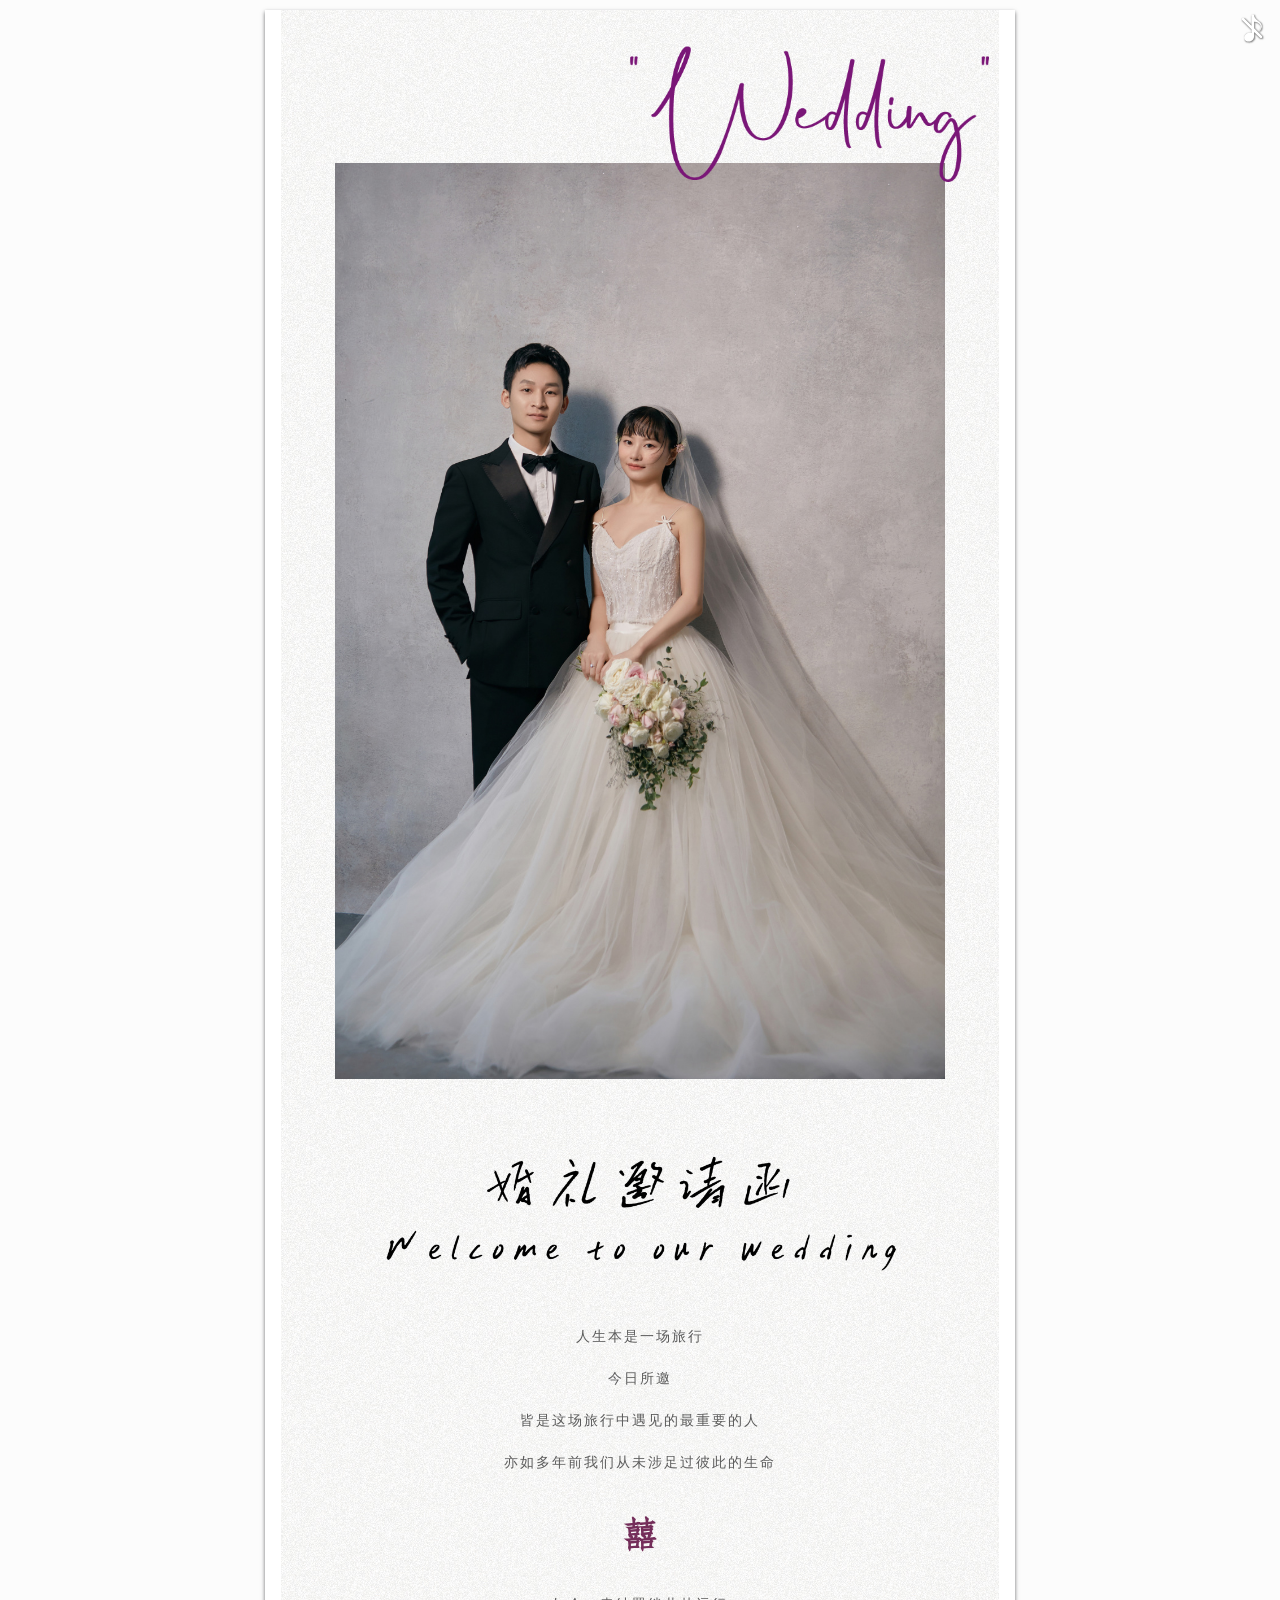
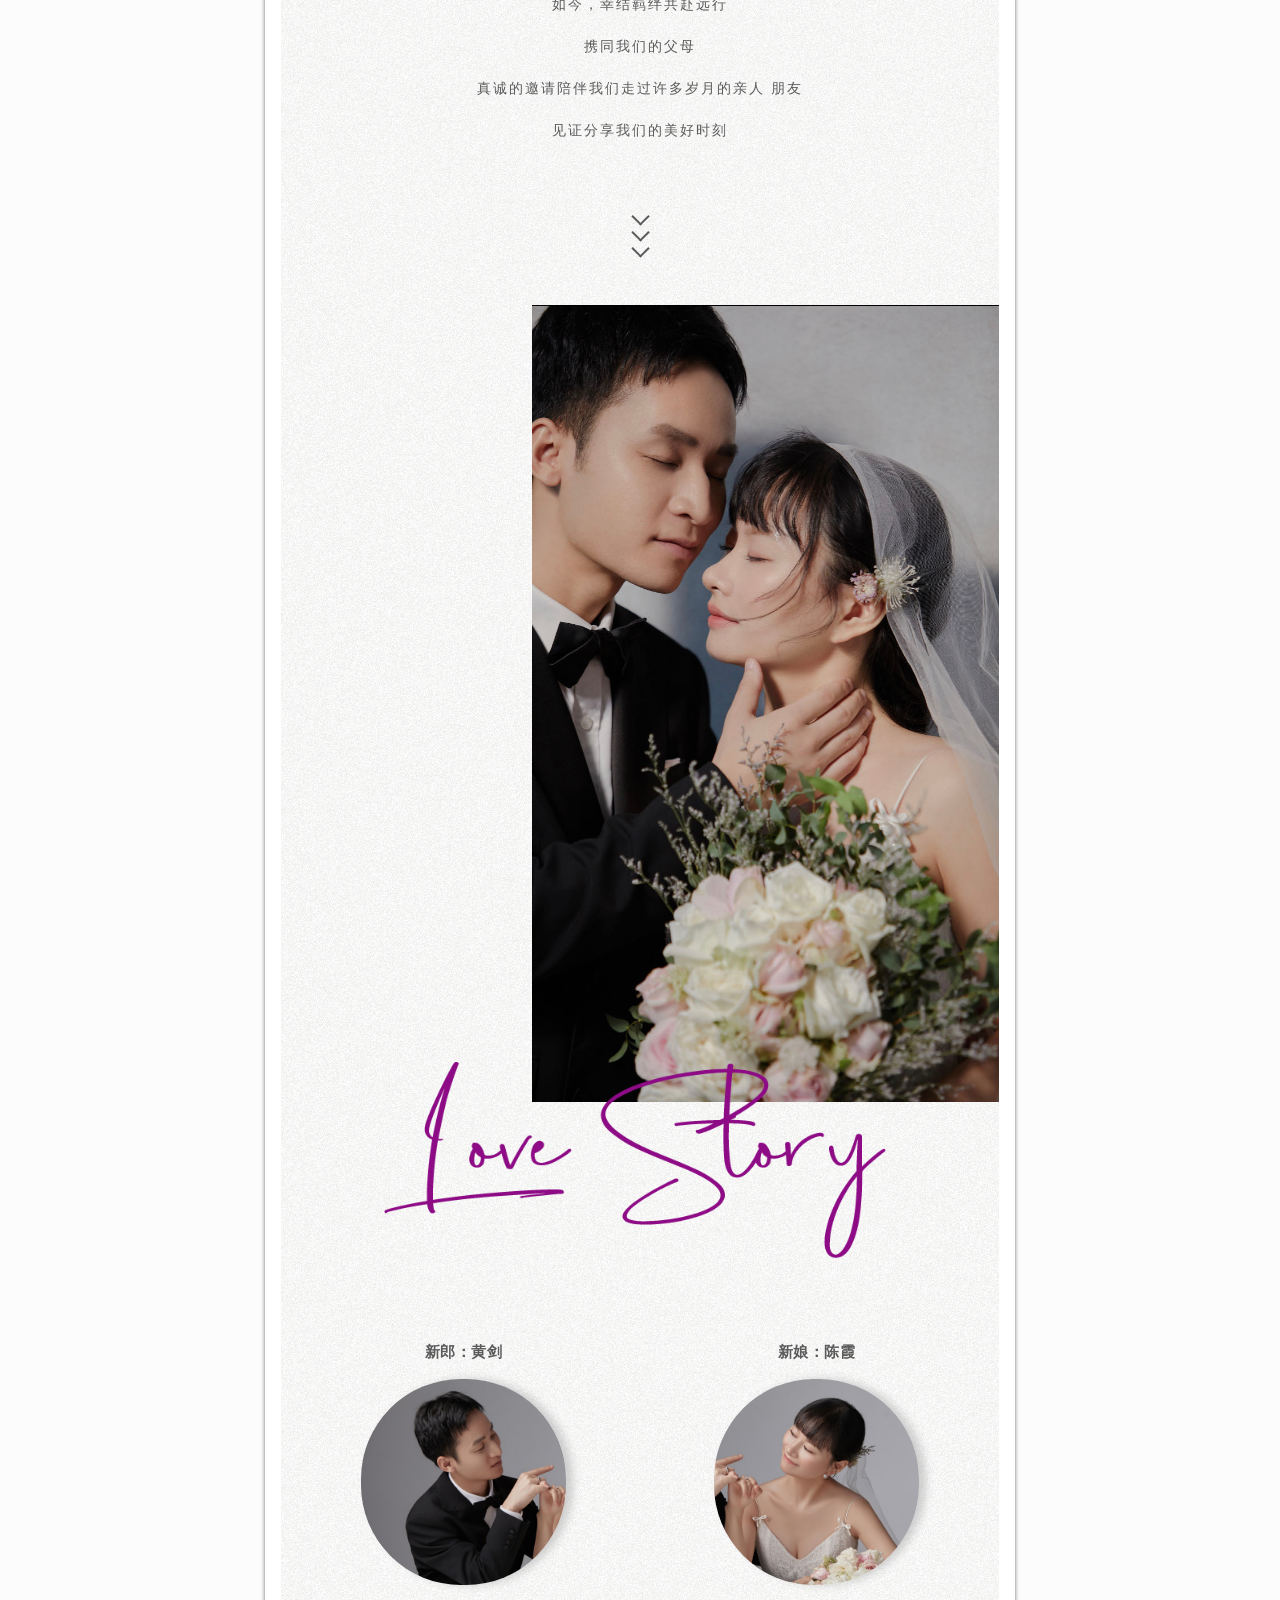
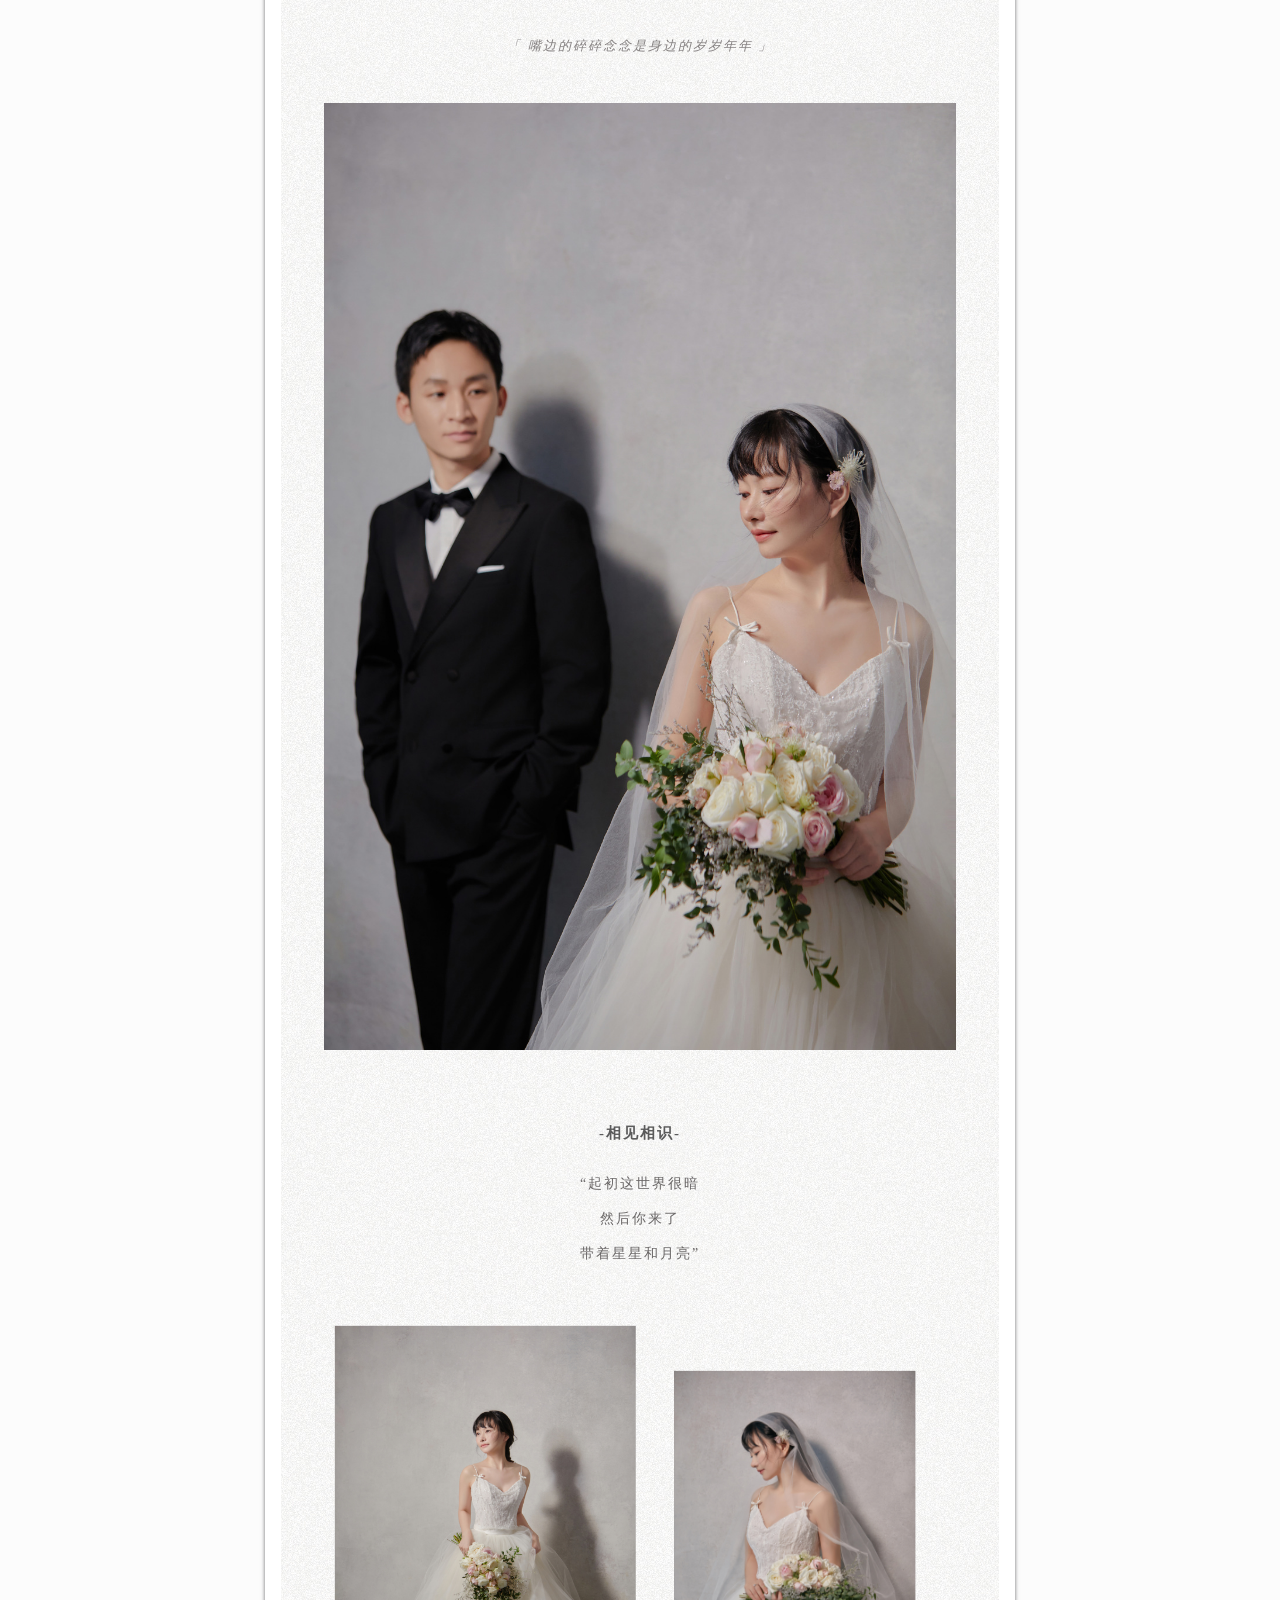
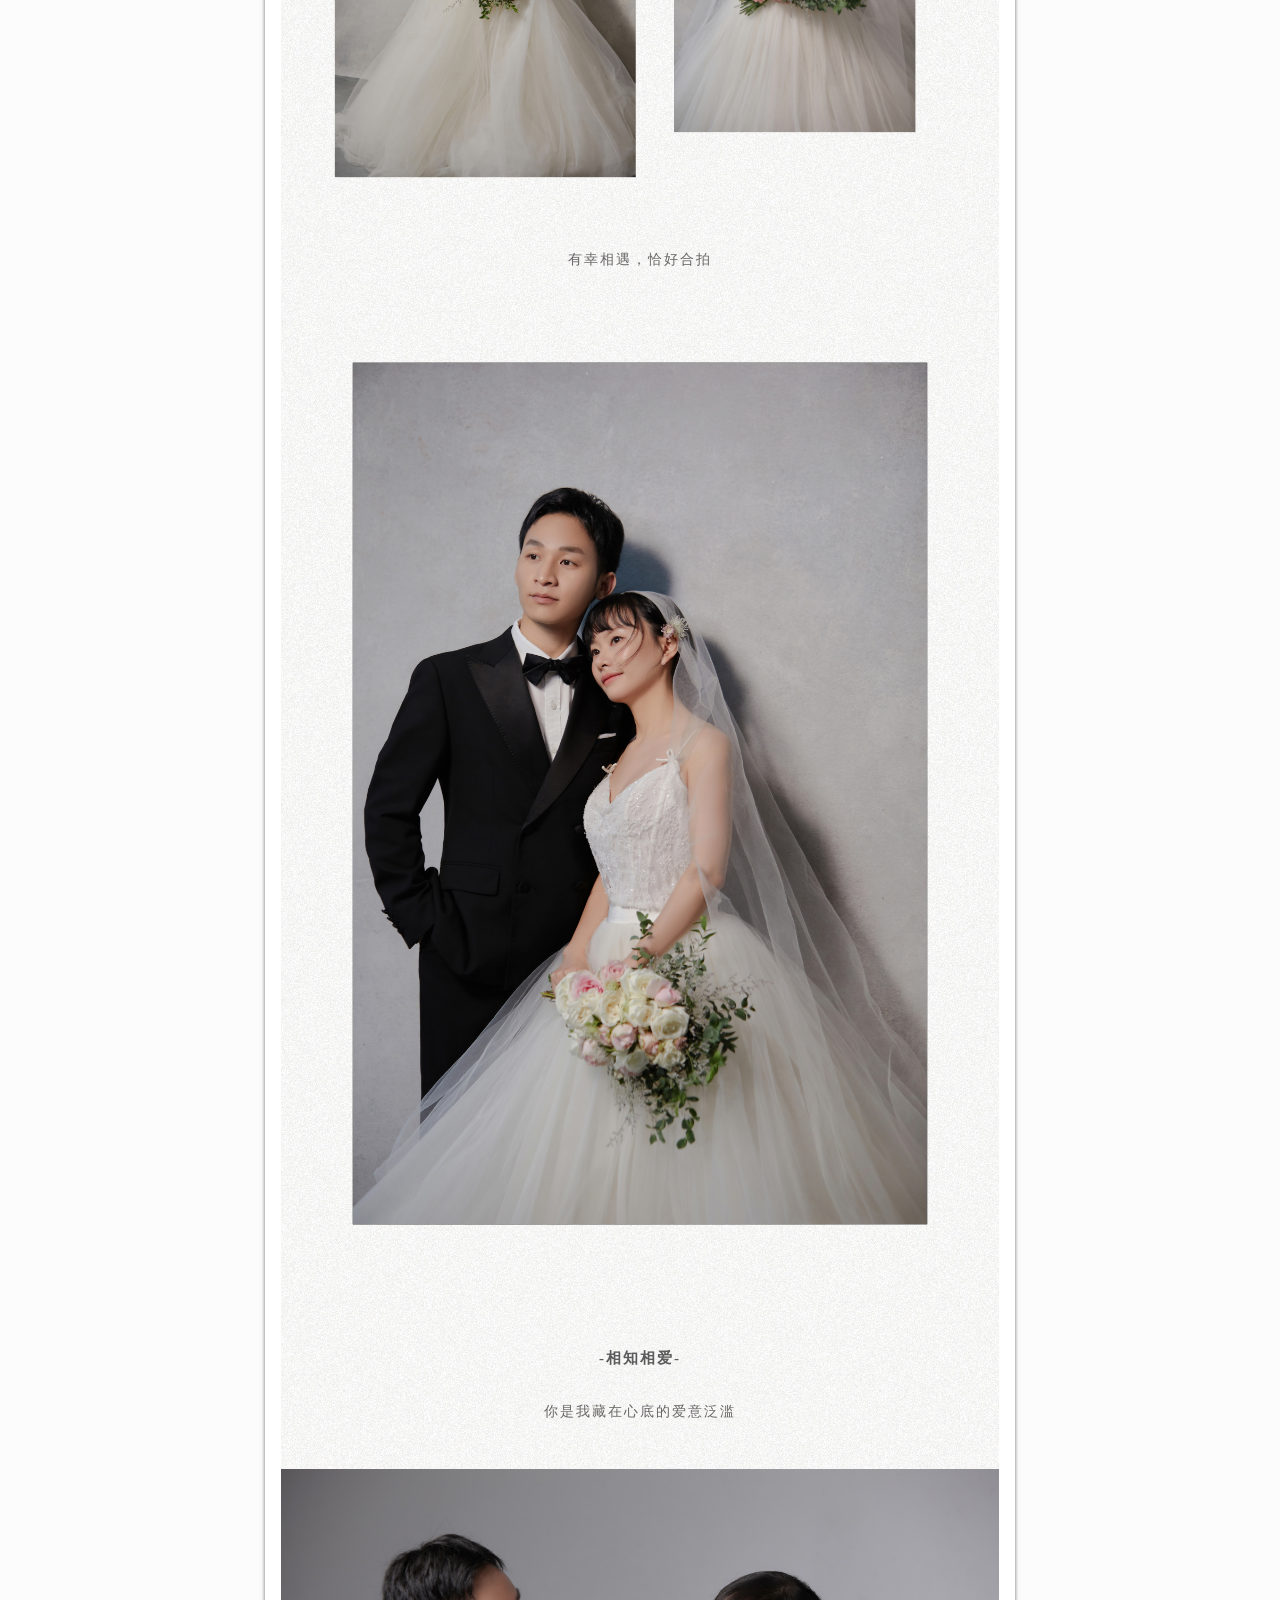
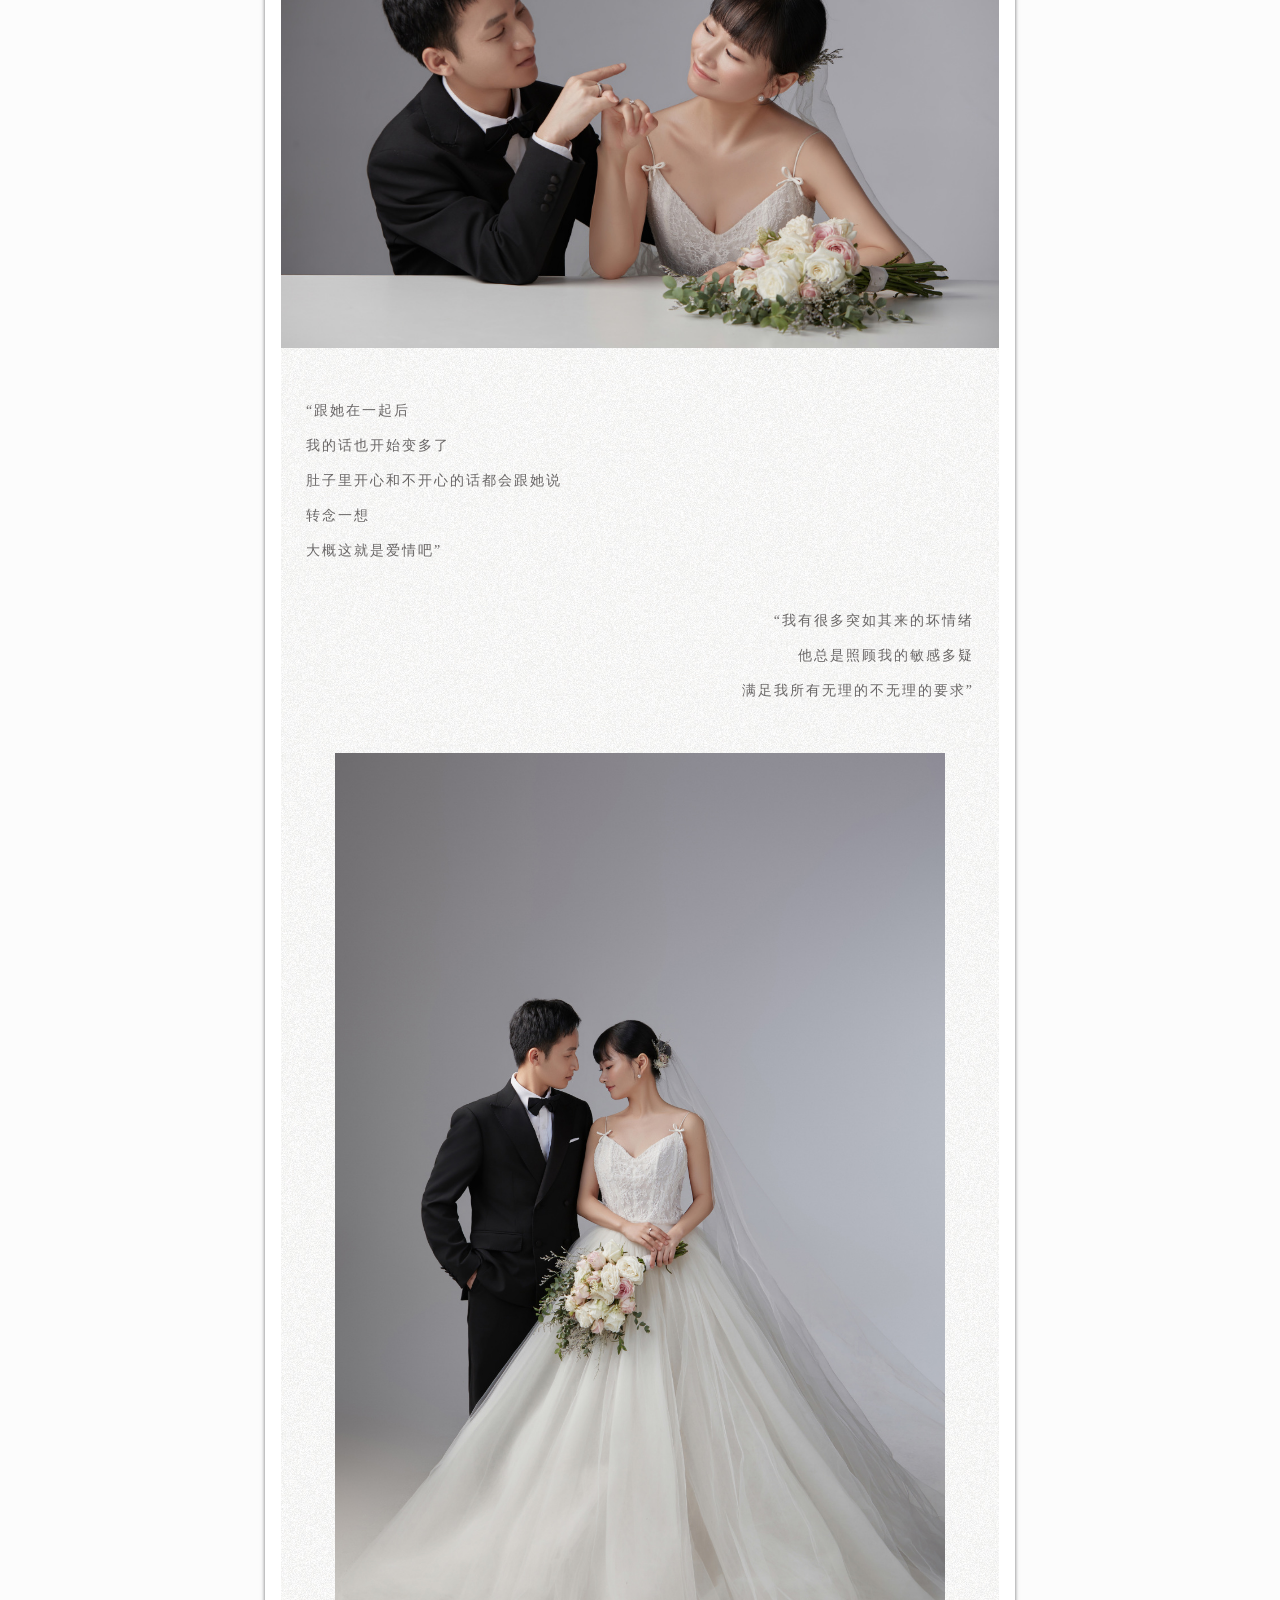
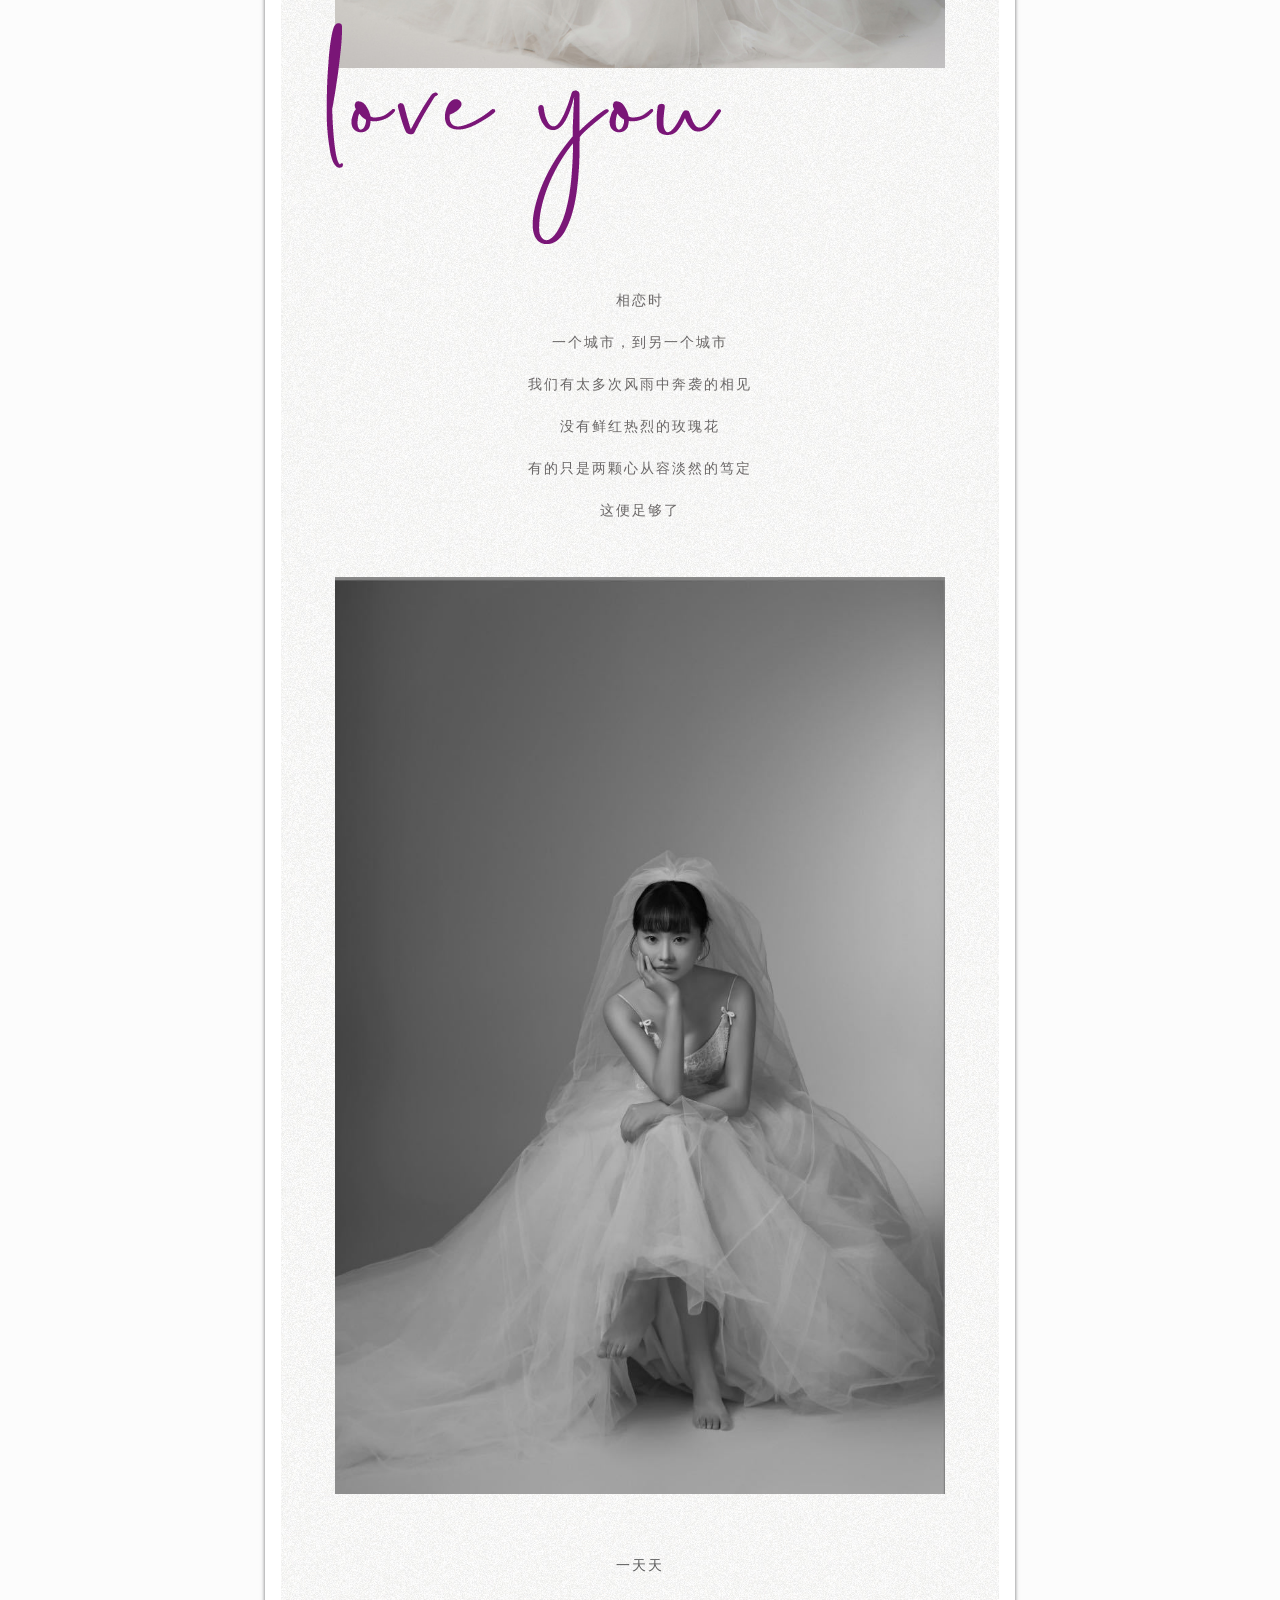
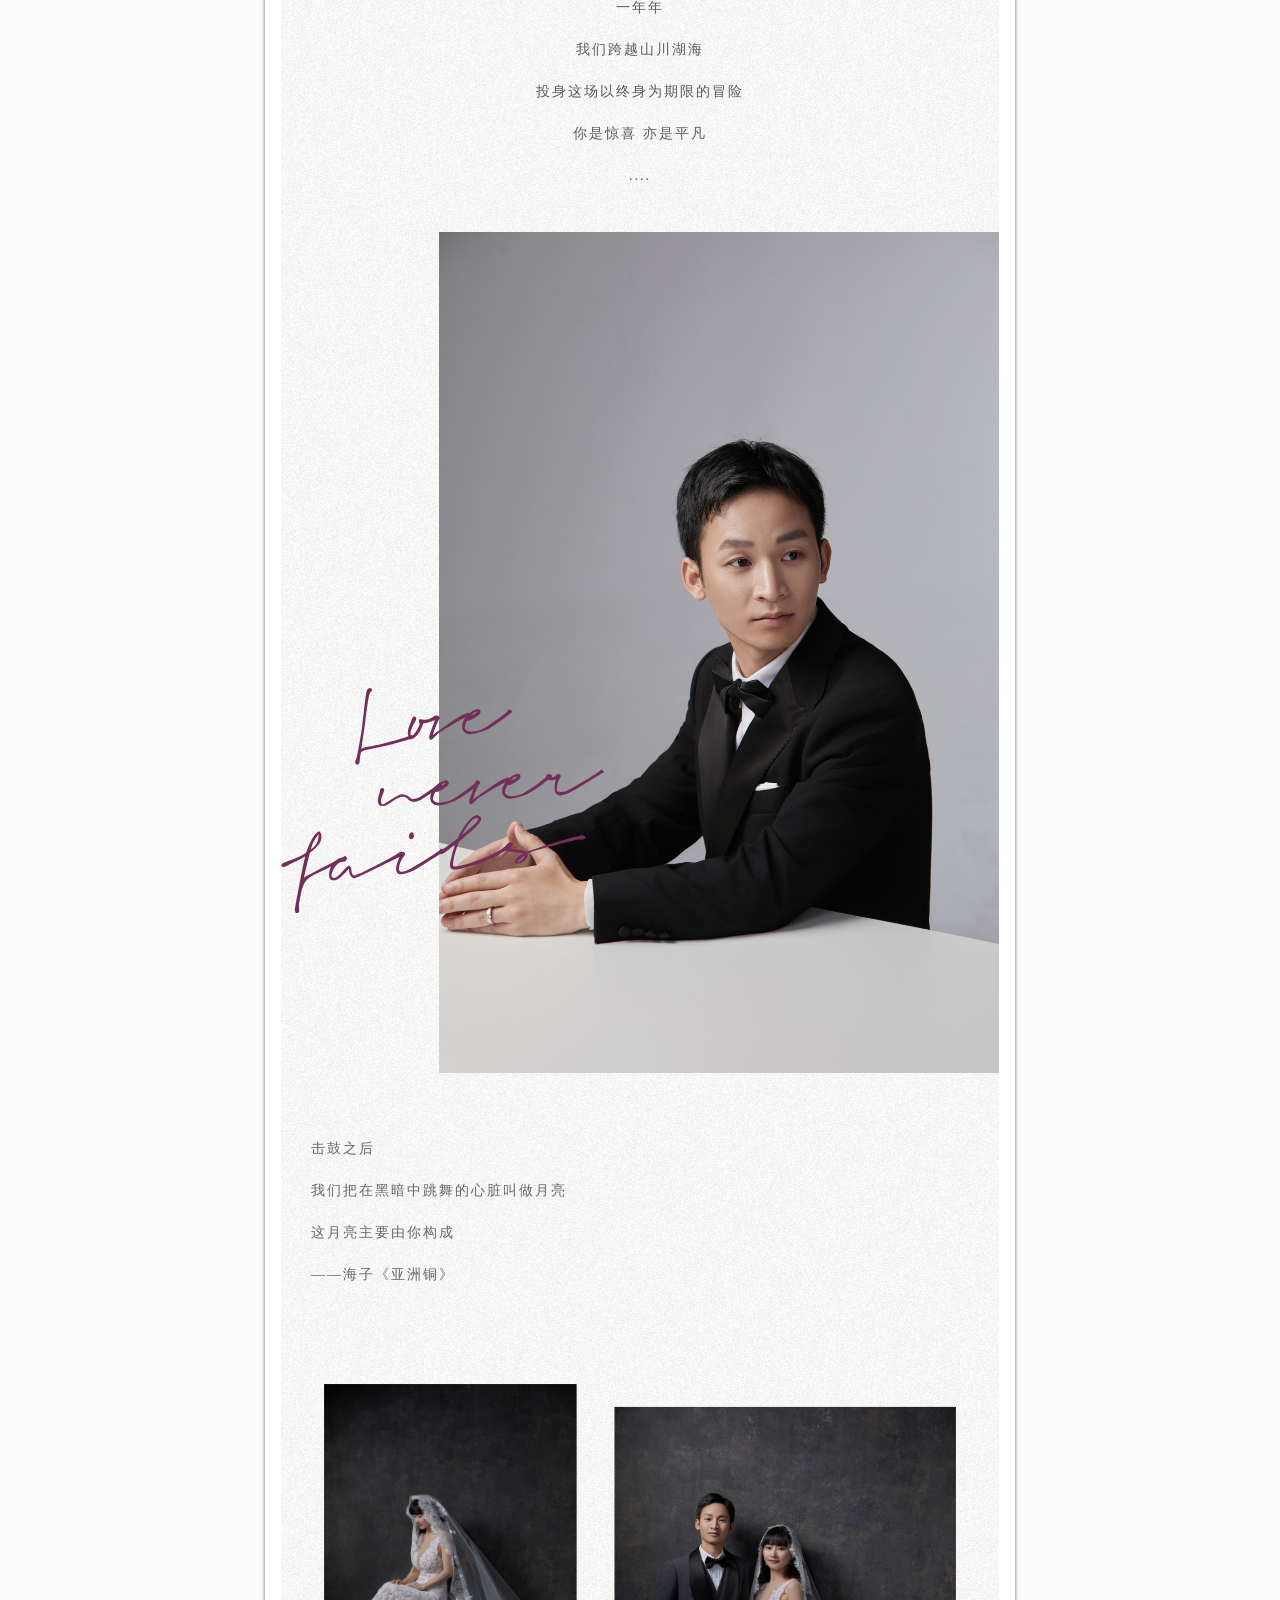
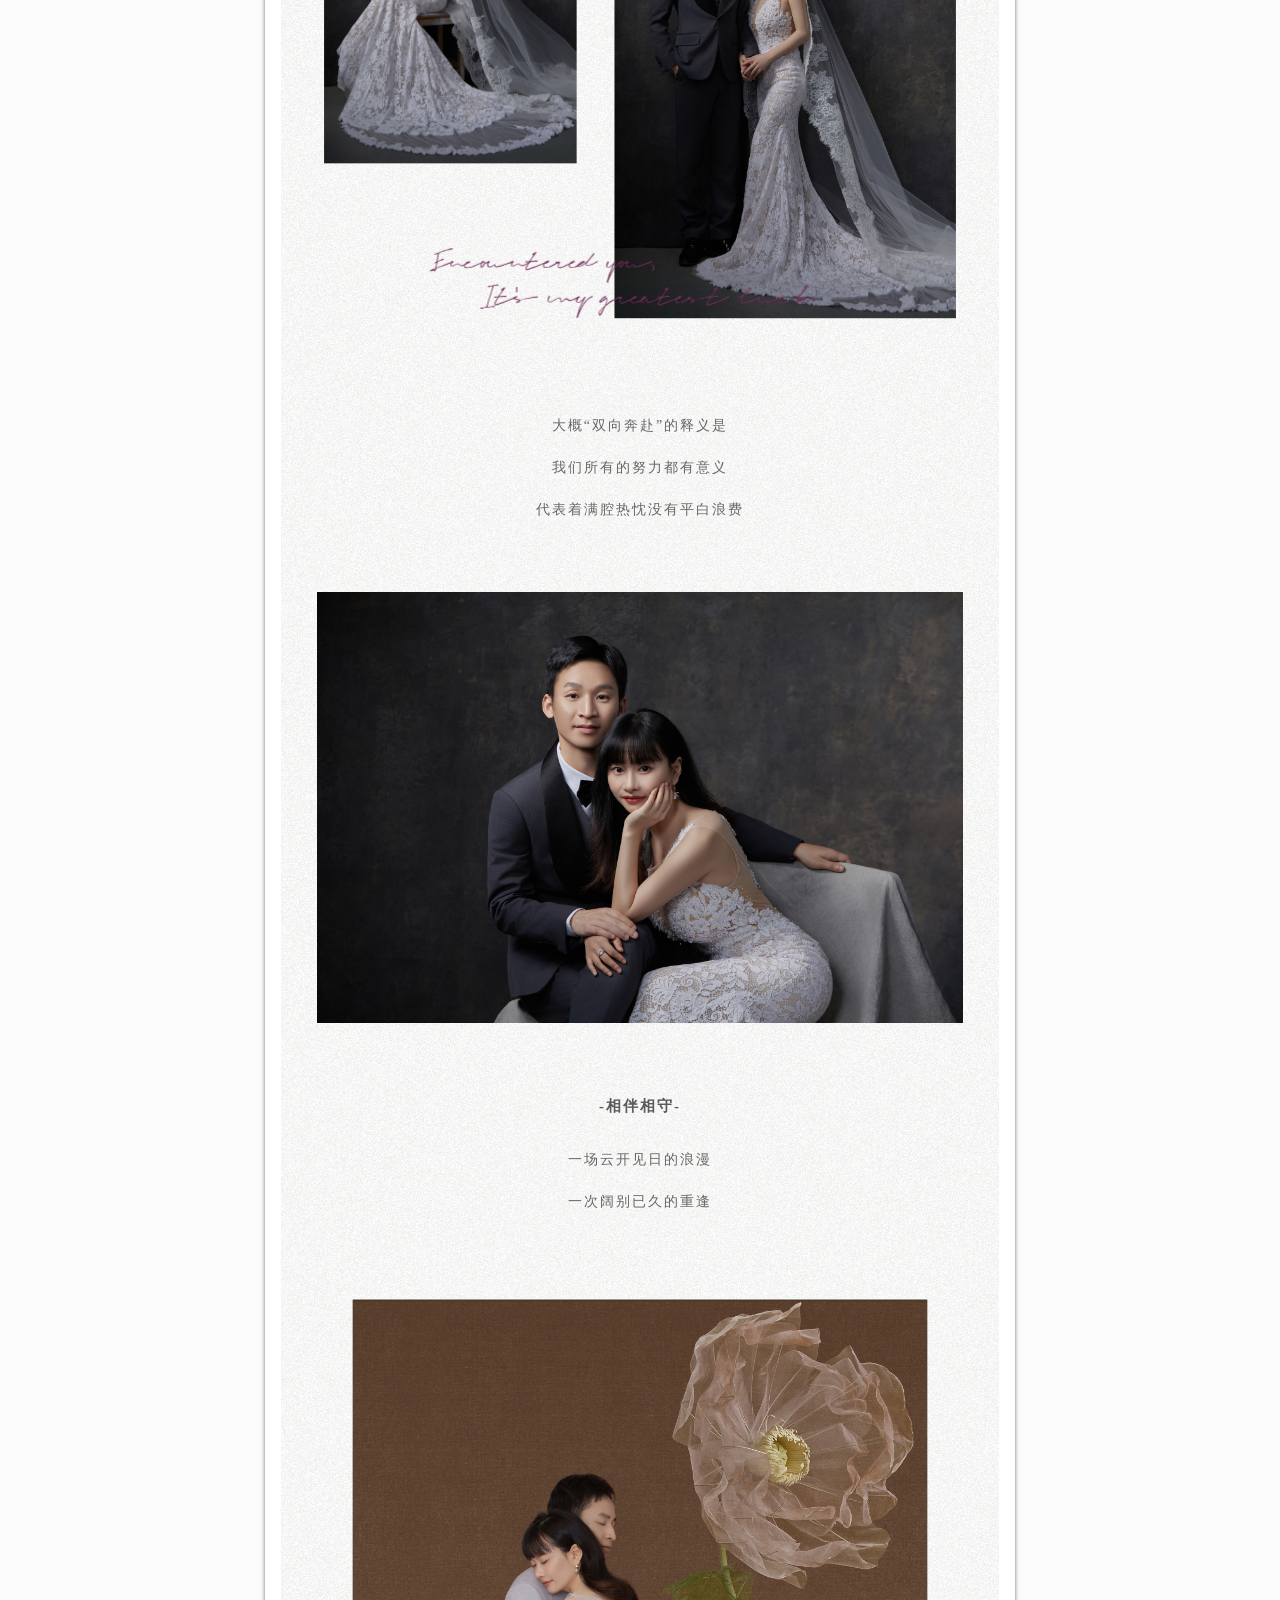
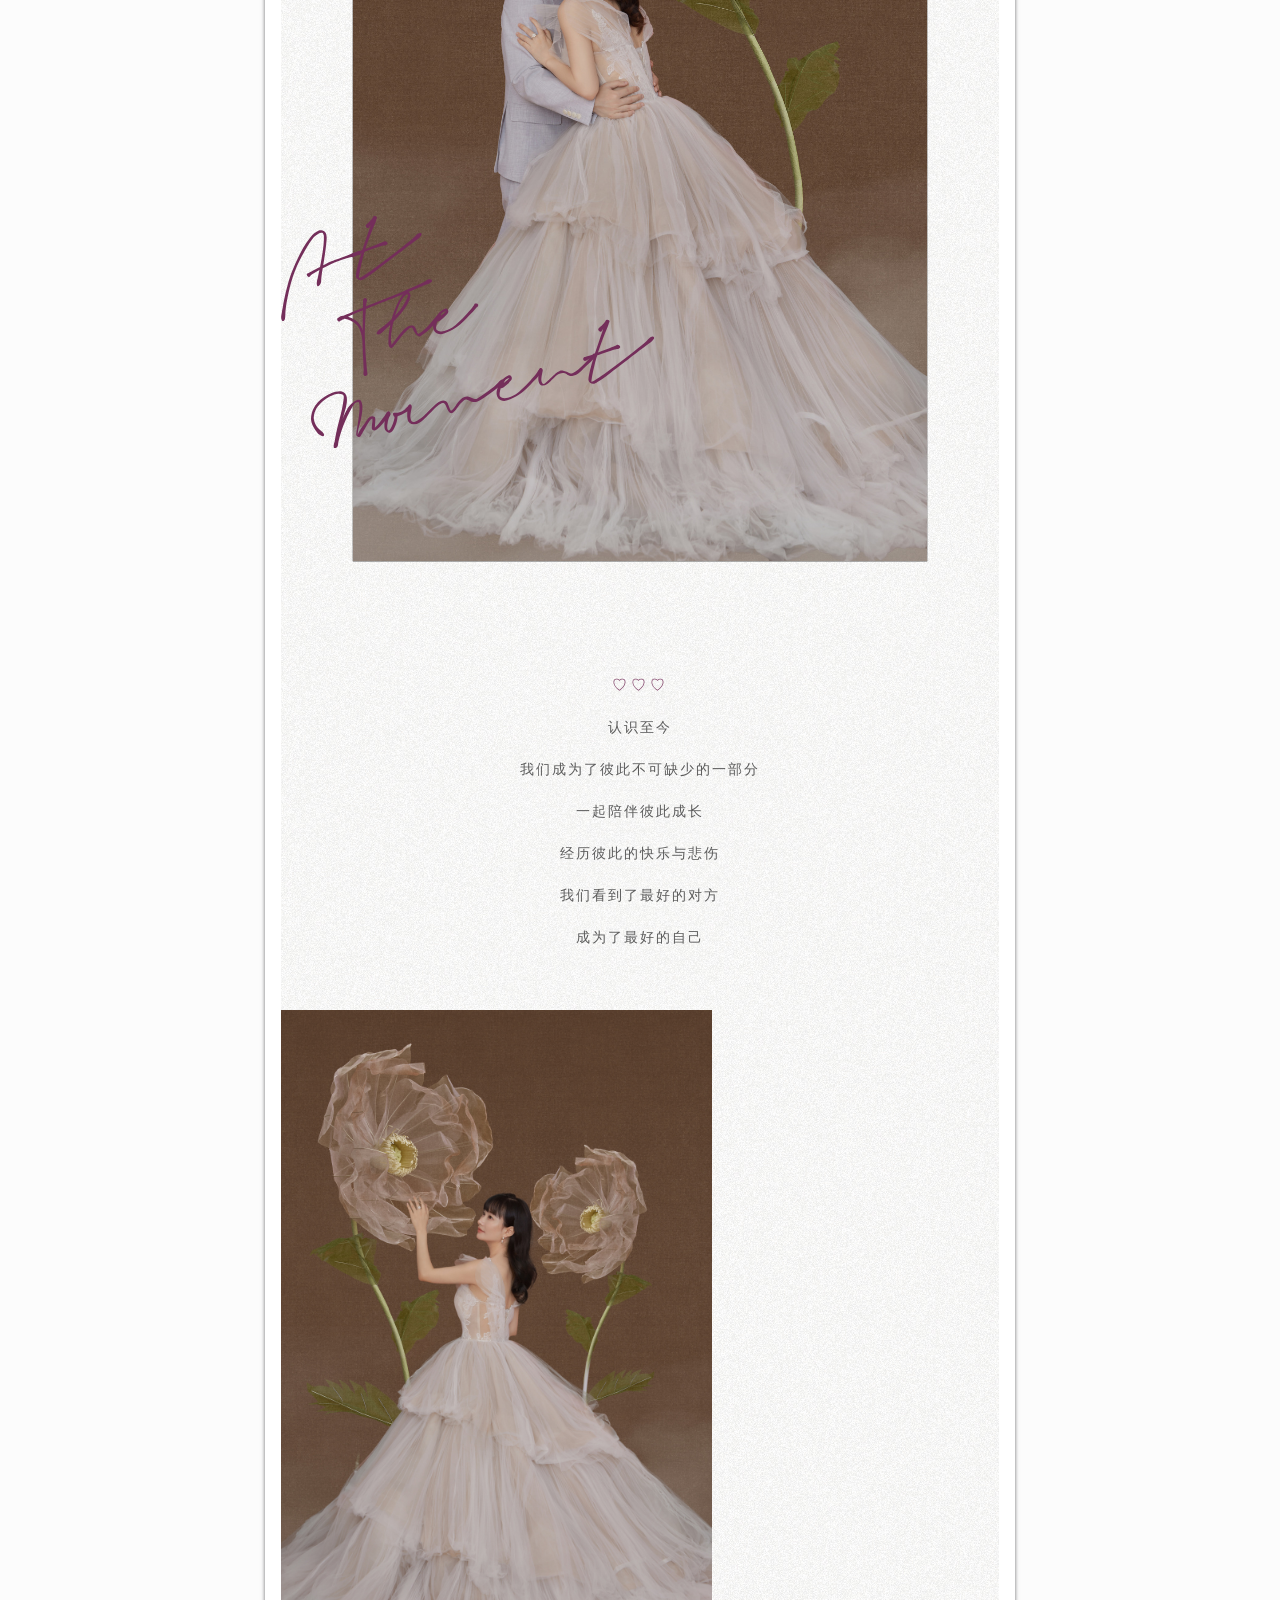
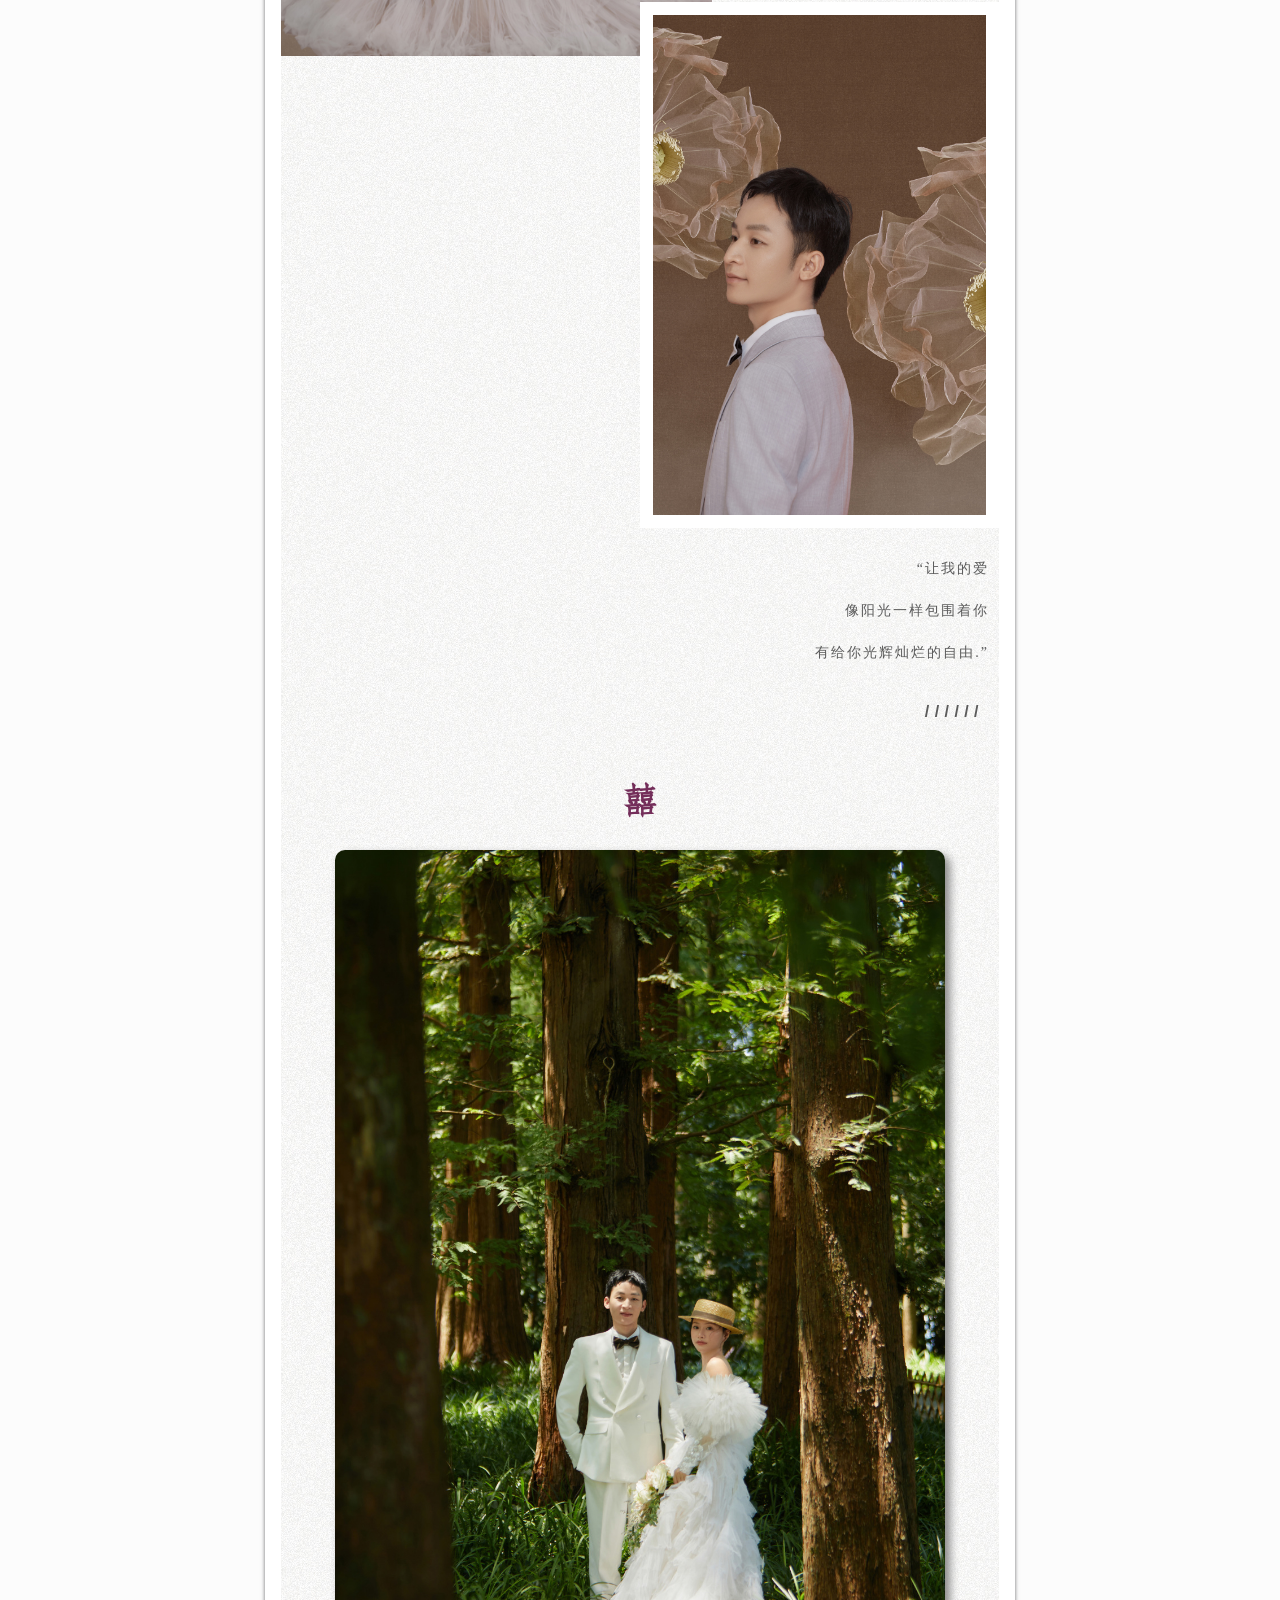
<file: index.html>
<!DOCTYPE html>
<html lang="zh-cn">
<head>
    <meta charset="UTF-8">
    <meta http-equiv="X-UA-Compatible" content="IE=Edge,chrome=1">
    <meta name="renderer" content="webkit">
    <meta name="viewport" content="width=device-width, initial-scale=1.0, maximum-scale=1.0, minimum-scale=1.0, user-scalable=no, viewport-fit=cover">
    <style id="noZoomStyle">
        /* 禁止双指缩放：仅允许垂直滚动；同时锁死横屏时的字号自动放大 */
        html, body { touch-action: pan-y; -webkit-text-size-adjust: 100%; text-size-adjust: 100%; }
    </style>
    <meta name="apple-mobile-web-app-capable" content="yes">
    <meta name="mobile-web-app-capable" content="yes">
    <meta name="apple-mobile-web-app-status-bar-style" content="black">
    <meta http-equiv="x-rim-auto-match" content="none">

    <!-- don't change the description order, metaDescription first -->
    <!-- Dingtalk uses this, and it doesn't accept blank -->
    <meta id="metaDescription" name="description" content="2024年6月1日

期待你的出现">
    <!-- QQ uses this description -->
    <meta name="description" itemprop="description" content="2024年6月1日

期待你的出现" />

    <meta itemprop="name" content="WEDDING | 黄剑&amp;陈霞的婚礼邀请函"/>
    <meta itemprop="image" content="media/363ea75f6348fa10.jpg" />
    

    <script>
    (function (window, document, navigator) {
        var doc = document.documentElement;
        doc.setAttribute('data-useragent', navigator.userAgent)
    })(window, window.document, window.navigator);
</script>

    <script>
    (function (window, document, navigator) {
        var doc = document.documentElement;
        var d = new Date();
        var localDateTxt = '' + d.getFullYear() + '-' + (d.getMonth() + 1) + '-' + d.getDate();
        doc.setAttribute('data-localdate', localDateTxt);
    })(window, window.document, window.navigator);
</script>


    <meta name="robots" content="noindex, nofollow">
    <link rel="icon" href="media/363ea75f6348fa10.jpg">
    <link rel="apple-touch-icon" href="media/363ea75f6348fa10.jpg">
    <title>WEDDING | 黄剑&amp;陈霞的婚礼邀请函</title>

    <link rel="stylesheet" href="assets/dafb03.paper.min.css">

    <script id="__pre_data">
        window.injectedData = window.injectedData || {};
        injectedData.SYSTEM_SETTINGS = JSON.parse(decodeURIComponent("%7B%22templateRootPath%22%3A%20%22%2F%2Fsd.xiumius.cn%2Ftpls%22%2C%20%22readerADConfig%22%3A%20%7B%22tencentTBSPaper%22%3A%202%2C%20%22tencentTBSBooklet%22%3A%202%2C%20%22googleForPaper%22%3A%200%2C%20%22tencentForPaper%22%3A%2010%2C%20%22baiduForPaper%22%3A%20100%2C%20%22googleForBooklet%22%3A%200%2C%20%22tencentForBooklet%22%3A%20100%2C%20%22baiduForBooklet%22%3A%20100%7D%2C%20%22verifyLinkUrl%22%3A%20false%7D"));
        injectedData.showInfo = JSON.parse(decodeURIComponent("%7B%22show_id%22%3A%20530848358%2C%20%22type%22%3A%202%2C%20%22type_text%22%3A%20%22paper%22%2C%20%22version%22%3A%205%2C%20%22usage_scenario%22%3A%20null%2C%20%22title%22%3A%20%22WEDDING%20%7C%20%E9%BB%84%E5%89%91%26%E9%99%88%E9%9C%9E%E7%9A%84%E5%A9%9A%E7%A4%BC%E9%82%80%E8%AF%B7%E5%87%BD%22%2C%20%22desc%22%3A%20%222024%E5%B9%B46%E6%9C%881%E6%97%A5%5Cn%5Cn%E6%9C%9F%E5%BE%85%E4%BD%A0%E7%9A%84%E5%87%BA%E7%8E%B0%22%2C%20%22cover%22%3A%20%22media%2F363ea75f6348fa10.jpg%22%2C%20%22loading_icon%22%3A%20null%2C%20%22exif%22%3A%20%7B%22viewport%22%3A%20%7B%22WIDTH%22%3A%20375%2C%20%22HEIGHT%22%3A%20563%2C%20%22STAGE_SIZE%22%3A%20%22flow_scroll%22%2C%20%22FONT_SIZE%22%3A%2016%7D%2C%20%22canvasInformation%22%3A%20%7B%7D%7D%2C%20%22show_data_name%22%3A%20%223z5fm%2F05d963c894dc28726b13d270a341ea37%2F1715402643927%22%2C%20%22show_data_url%22%3A%20%22data%2Fshow.json%22%2C%20%22show_url%22%3A%20%22https%3A%2F%2Fv.xiumius.cn%2Fboard%2Fv5%2F5x1ix%2F530848358%22%2C%20%22no_logo%22%3A%201%2C%20%22no_advert%22%3A%201%2C%20%22no_share%22%3A%200%2C%20%22freeshow%22%3A%200%2C%20%22traffic%22%3A%200%2C%20%22points%22%3A%200%2C%20%22history_hits%22%3A%20313%2C%20%22cur_hits%22%3A%202%2C%20%22hit_count%22%3A%20315%2C%20%22saved_at%22%3A%20%222024-05-11T04%3A42%3A54.000Z%22%2C%20%22created_at%22%3A%20%222024-04-19T05%3A09%3A01.000Z%22%2C%20%22updated_at%22%3A%20%222025-12-22T20%3A03%3A02.000Z%22%2C%20%22owner%22%3A%20%7B%22nickname%22%3A%20%22%E8%8D%89%E8%8E%93%E5%A6%AE%22%2C%20%22avatar_url%22%3A%20%22%22%2C%20%22brand_name%22%3A%20null%2C%20%22agreement_access%22%3A%201%2C%20%22level%22%3A%204%2C%20%22level_remain_life%22%3A%2057%2C%20%22archive_status%22%3A%200%2C%20%22location%22%3A%20%22%E8%B4%B5%E5%B7%9E%22%2C%20%22email%22%3A%20%22%22%7D%2C%20%22is_release%22%3A%20true%2C%20%22use_traffic_package%22%3A%200%2C%20%22points_in_traffic_package%22%3A%200%2C%20%22status_show_logo%22%3A%20false%2C%20%22status_show_advert%22%3A%20false%2C%20%22custom_host%22%3A%20null%2C%20%22publisher%22%3A%20null%7D"));
        injectedData.wxSign = JSON.parse(decodeURIComponent("%7B%22appId%22%3A%22wxe15c47621e980815%22%2C%22timestamp%22%3A1788945940%2C%22nonceStr%22%3A%22Yv3gh99bDDjExD7E%22%2C%22signature%22%3A%2249b48d2f582af348fd6fae380135fedccc9daa71%22%7D"));
        injectedData.advertList = JSON.parse(decodeURIComponent("%5B%5D"));
        injectedData.ngTplScripts = {
            NG_TPL_PAPER_COMP: "//xiumi.us/template/v5/paper/comp/ng-tpl.js?host=d.xiumius.cn&_ver=__no_stamp__"
        };
        injectedData.cdnBoundHost = "statics.xiumi.us";
        injectedData.thumbCdnHost = "img.xiumi.us";
        injectedData.overseas = JSON.parse(decodeURIComponent("false"));
    </script>

    <script id="__delete_pre_data">
    var __pre_data = document.getElementById('__pre_data');
    if (!!__pre_data) {
        __pre_data.parentNode.removeChild(__pre_data);
    }
    var __pre_connect = document.getElementById('__pre_connect');
    if (!!__pre_connect) {
        __pre_connect.parentNode.removeChild(__pre_connect);
    }
    var __delete_pre_data = document.getElementById('__delete_pre_data');
    if (!!__delete_pre_data) {
        __delete_pre_data.parentNode.removeChild(__delete_pre_data);
    }
</script>
</head>
<body class="tn-transition-end tn-platform-class" ng-class="getColorScheme()">

<div id="shareImage" style="display: none;">
    <img src="media/363ea75f6348fa10.jpg">
</div>

<!-- fail safe method for 3rd app sharing-->
<div ng-if="false" ng-cloak>
    WEDDING | 黄剑&amp;陈霞的婚礼邀请函
</div>

<div ng-if="false" ng-cloak>
    2024年6月1日

期待你的出现
</div>

<div class="tn-temporary-preview-prompt alert alert-warning alert-dismissible" role="alert"
     ng-if="!isRelease" ng-cloak>
    <button type="button" class="close" data-dismiss="alert" aria-label="Close"><span aria-hidden="true">&times;</span></button>
    此为临时链接，仅供预览，将在短期内失效。
</div>

<div class="tn-reader-paper container" ng-controller="PaperReaderController"
     tn-scroll-touch="onPaperScroll($event)" tn-scroll-touch-for="document">

    <div class="global-docker" ng-show="isReady" ng-cloak> 
        <div class="player-button" ng-show="!!operaStatus.bgmState.exist" ng-class="{ 'on': !!operaStatus.bgmState.playing }" stop-propagation="touchstart mousedown mouseup click" ng-cloak>
            <button class="btn btn-glass-transparent" ng-click="onBgMusicClicked()"></button>
        </div>
    </div>

    <div class="row tn-board-head" ng-show="displaySystemTitle" ng-cloak>
        <h3 ng-bind="showData.title || showInfo.title || '无标题'"></h3>
        <div class="tn-head-info">
            <span class="time" ng-bind="showInfo.saved_at | date:'yyyy-M-d'"></span>
            <span class="hor-sep"></span>
            <span class="brand" ng-bind="showInfo.owner.nickname"></span>
        </div>

        <hr/>
    </div>

    <div class="tn-board-body" ng-class="{ 'ready': isReady }">

        <div class="loading-progress" ng-show="!isReady">
            <span class="item"></span>
            <span class="item"></span>
            <span class="item"></span>
        </div>

        <div class="row tn-article-body" tn-opera-house="{ gesture: false }"
             tn-atom-context="{ type: 'paper', inReader: true, animationEnabled: false }"
             ng-class="{ 'display-system-page-margins': !!displaySystemPageMargins }">

            <article class="tn-cube-box paper dock-loader atom-data-binding" ng-show="!htmlForPreview"
                     tn-solo-comp-loader="box"
                     tn-bind-comp-tpl-id="reader_paper-cp:sys/loader-cubes-box"
                     tn-comp-role="cube-box"
                     tn-link-responder ng-cloak>
            </article>

            <article class="tn-cube-box paper dock-loader html-for-preview" ng-show="!!htmlForPreview" ng-cloak>
                <div class="tn-show-page tn-page tn-comp-mode-flow"
                     tn-renderer-accelerate="htmlForPreview"
                     ng-bind-html="htmlForPreview | unsafe"
                     tn-link-responder ng-cloak>
                </div>
            </article>

        </div>
    </div>
</div>

<section class="tn-scripts tn-last-block">
    <script src="assets/jweixin-1.6.0.js"></script>

    <script src="assets/806b84.ng-tpl.min.js"></script>

    <script src="assets/7ec521.main.min.js"></script>

</section>


<script id="autoBgmBoot">
/* 背景音乐默认开启：浏览器禁止无手势自动播放，故在首次交互时立即接管；微信内走 JSBridge 直接自动播 */
(function () {
    var done = false, timers = [];
    var EVENTS = ['touchstart', 'touchend', 'mousedown', 'click', 'keydown'];

    function attempt() {
        if (done) return;
        var a = document.querySelector('audio');
        if (!a) return;
        if (!a.paused) { finish(); return; }
        var wrap = document.querySelector('.player-button');
        var btn = wrap && wrap.querySelector('button');
        var on = !!(wrap && wrap.classList.contains('on'));
        if (btn && !on) {
            btn.click();               // 状态一致：交给秀米自身逻辑，按钮高亮同步
        } else {
            var pr = a.play();         // 状态不一致(此前被拦截)：直接起播
            if (pr && pr.catch) pr.catch(function () {});
        }
        if (!a.paused) finish();
    }

    function finish() {
        if (done) return;
        done = true;
        EVENTS.forEach(function (e) { document.removeEventListener(e, attempt, true); });
        timers.forEach(clearTimeout);
    }

    EVENTS.forEach(function (e) { document.addEventListener(e, attempt, true); });
    [800, 2000, 4000, 7000].forEach(function (d) { timers.push(setTimeout(attempt, d)); });
    document.addEventListener('WeixinJSBridgeReady', attempt, false);
    if (window.WeixinJSBridge) attempt();
})();
</script>


<script id="noZoomBoot">
/* 禁止移动端放大：iOS Safari 会无视 user-scalable=no，须拦截手势与双击 */
(function () {
    ['gesturestart', 'gesturechange', 'gestureend'].forEach(function (t) {
        document.addEventListener(t, function (e) { e.preventDefault(); }, { passive: false });
    });

    var last = 0;
    document.addEventListener('touchend', function (e) {
        var now = Date.now();
        if (now - last < 300) e.preventDefault();   // 仅拦第二次快点，单击不受影响
        last = now;
    }, { passive: false });

    // 微信：禁止读者调整字体大小把排版撑大
    function lockFont() {
        if (!window.WeixinJSBridge || !WeixinJSBridge.invoke) return;
        WeixinJSBridge.invoke('setFontSizeCallback', { fontSize: 0 });
        WeixinJSBridge.on('menu:setfont', function () {
            WeixinJSBridge.invoke('setFontSizeCallback', { fontSize: 0 });
        });
    }
    document.addEventListener('WeixinJSBridgeReady', lockFont, false);
    if (window.WeixinJSBridge) lockFont();
})();
</script>

</body>
</html>
</file>
